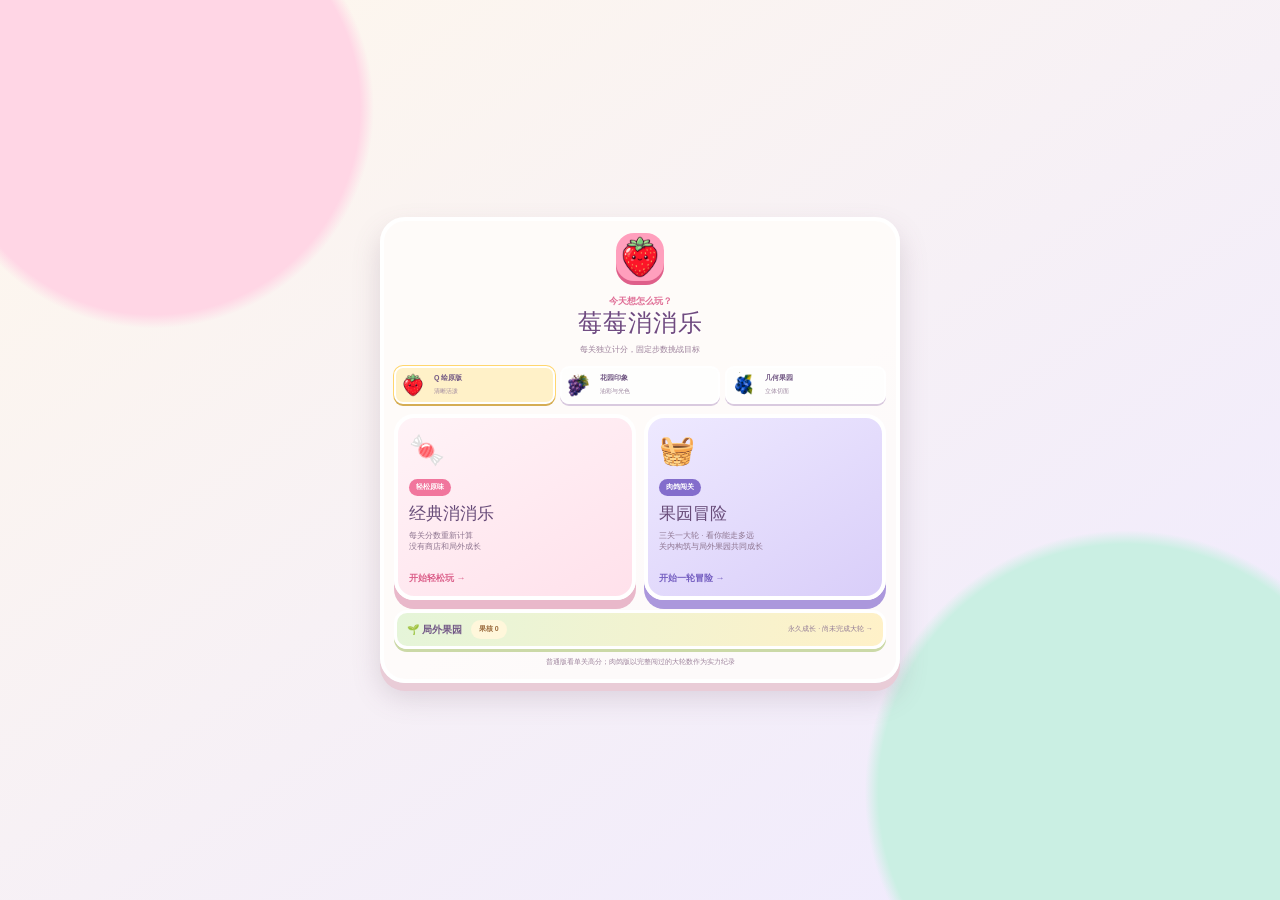
<file: index.html>
<!doctype html><html lang="zh-CN"><head><meta charset="UTF-8"/><meta name="viewport" content="width=device-width,initial-scale=1,viewport-fit=cover,user-scalable=no"/><meta name="theme-color" content="#fff2dc"/><title>莓果消消乐</title>  <script type="module" crossorigin src="./assets/index-DnfFZL6t.js"></script>
  <link rel="stylesheet" crossorigin href="./assets/index-B594i06N.css">
</head><body><div id="root"></div></body></html>
</file>
<file: assets/index-B594i06N.css>
@layer theme{@theme default{--font-sans: ui-sans-serif, system-ui, sans-serif, "Apple Color Emoji", "Segoe UI Emoji", "Segoe UI Symbol", "Noto Color Emoji"; --font-serif: ui-serif, Georgia, Cambria, "Times New Roman", Times, serif; --font-mono: ui-monospace, SFMono-Regular, Menlo, Monaco, Consolas, "Liberation Mono", "Courier New", monospace; --color-red-50: oklch(97.1% .013 17.38); --color-red-100: oklch(93.6% .032 17.717); --color-red-200: oklch(88.5% .062 18.334); --color-red-300: oklch(80.8% .114 19.571); --color-red-400: oklch(70.4% .191 22.216); --color-red-500: oklch(63.7% .237 25.331); --color-red-600: oklch(57.7% .245 27.325); --color-red-700: oklch(50.5% .213 27.518); --color-red-800: oklch(44.4% .177 26.899); --color-red-900: oklch(39.6% .141 25.723); --color-red-950: oklch(25.8% .092 26.042); --color-orange-50: oklch(98% .016 73.684); --color-orange-100: oklch(95.4% .038 75.164); --color-orange-200: oklch(90.1% .076 70.697); --color-orange-300: oklch(83.7% .128 66.29); --color-orange-400: oklch(75% .183 55.934); --color-orange-500: oklch(70.5% .213 47.604); --color-orange-600: oklch(64.6% .222 41.116); --color-orange-700: oklch(55.3% .195 38.402); --color-orange-800: oklch(47% .157 37.304); --color-orange-900: oklch(40.8% .123 38.172); --color-orange-950: oklch(26.6% .079 36.259); --color-amber-50: oklch(98.7% .022 95.277); --color-amber-100: oklch(96.2% .059 95.617); --color-amber-200: oklch(92.4% .12 95.746); --color-amber-300: oklch(87.9% .169 91.605); --color-amber-400: oklch(82.8% .189 84.429); --color-amber-500: oklch(76.9% .188 70.08); --color-amber-600: oklch(66.6% .179 58.318); --color-amber-700: oklch(55.5% .163 48.998); --color-amber-800: oklch(47.3% .137 46.201); --color-amber-900: oklch(41.4% .112 45.904); --color-amber-950: oklch(27.9% .077 45.635); --color-yellow-50: oklch(98.7% .026 102.212); --color-yellow-100: oklch(97.3% .071 103.193); --color-yellow-200: oklch(94.5% .129 101.54); --color-yellow-300: oklch(90.5% .182 98.111); --color-yellow-400: oklch(85.2% .199 91.936); --color-yellow-500: oklch(79.5% .184 86.047); --color-yellow-600: oklch(68.1% .162 75.834); --color-yellow-700: oklch(55.4% .135 66.442); --color-yellow-800: oklch(47.6% .114 61.907); --color-yellow-900: oklch(42.1% .095 57.708); --color-yellow-950: oklch(28.6% .066 53.813); --color-lime-50: oklch(98.6% .031 120.757); --color-lime-100: oklch(96.7% .067 122.328); --color-lime-200: oklch(93.8% .127 124.321); --color-lime-300: oklch(89.7% .196 126.665); --color-lime-400: oklch(84.1% .238 128.85); --color-lime-500: oklch(76.8% .233 130.85); --color-lime-600: oklch(64.8% .2 131.684); --color-lime-700: oklch(53.2% .157 131.589); --color-lime-800: oklch(45.3% .124 130.933); --color-lime-900: oklch(40.5% .101 131.063); --color-lime-950: oklch(27.4% .072 132.109); --color-green-50: oklch(98.2% .018 155.826); --color-green-100: oklch(96.2% .044 156.743); --color-green-200: oklch(92.5% .084 155.995); --color-green-300: oklch(87.1% .15 154.449); --color-green-400: oklch(79.2% .209 151.711); --color-green-500: oklch(72.3% .219 149.579); --color-green-600: oklch(62.7% .194 149.214); --color-green-700: oklch(52.7% .154 150.069); --color-green-800: oklch(44.8% .119 151.328); --color-green-900: oklch(39.3% .095 152.535); --color-green-950: oklch(26.6% .065 152.934); --color-emerald-50: oklch(97.9% .021 166.113); --color-emerald-100: oklch(95% .052 163.051); --color-emerald-200: oklch(90.5% .093 164.15); --color-emerald-300: oklch(84.5% .143 164.978); --color-emerald-400: oklch(76.5% .177 163.223); --color-emerald-500: oklch(69.6% .17 162.48); --color-emerald-600: oklch(59.6% .145 163.225); --color-emerald-700: oklch(50.8% .118 165.612); --color-emerald-800: oklch(43.2% .095 166.913); --color-emerald-900: oklch(37.8% .077 168.94); --color-emerald-950: oklch(26.2% .051 172.552); --color-teal-50: oklch(98.4% .014 180.72); --color-teal-100: oklch(95.3% .051 180.801); --color-teal-200: oklch(91% .096 180.426); --color-teal-300: oklch(85.5% .138 181.071); --color-teal-400: oklch(77.7% .152 181.912); --color-teal-500: oklch(70.4% .14 182.503); --color-teal-600: oklch(60% .118 184.704); --color-teal-700: oklch(51.1% .096 186.391); --color-teal-800: oklch(43.7% .078 188.216); --color-teal-900: oklch(38.6% .063 188.416); --color-teal-950: oklch(27.7% .046 192.524); --color-cyan-50: oklch(98.4% .019 200.873); --color-cyan-100: oklch(95.6% .045 203.388); --color-cyan-200: oklch(91.7% .08 205.041); --color-cyan-300: oklch(86.5% .127 207.078); --color-cyan-400: oklch(78.9% .154 211.53); --color-cyan-500: oklch(71.5% .143 215.221); --color-cyan-600: oklch(60.9% .126 221.723); --color-cyan-700: oklch(52% .105 223.128); --color-cyan-800: oklch(45% .085 224.283); --color-cyan-900: oklch(39.8% .07 227.392); --color-cyan-950: oklch(30.2% .056 229.695); --color-sky-50: oklch(97.7% .013 236.62); --color-sky-100: oklch(95.1% .026 236.824); --color-sky-200: oklch(90.1% .058 230.902); --color-sky-300: oklch(82.8% .111 230.318); --color-sky-400: oklch(74.6% .16 232.661); --color-sky-500: oklch(68.5% .169 237.323); --color-sky-600: oklch(58.8% .158 241.966); --color-sky-700: oklch(50% .134 242.749); --color-sky-800: oklch(44.3% .11 240.79); --color-sky-900: oklch(39.1% .09 240.876); --color-sky-950: oklch(29.3% .066 243.157); --color-blue-50: oklch(97% .014 254.604); --color-blue-100: oklch(93.2% .032 255.585); --color-blue-200: oklch(88.2% .059 254.128); --color-blue-300: oklch(80.9% .105 251.813); --color-blue-400: oklch(70.7% .165 254.624); --color-blue-500: oklch(62.3% .214 259.815); --color-blue-600: oklch(54.6% .245 262.881); --color-blue-700: oklch(48.8% .243 264.376); --color-blue-800: oklch(42.4% .199 265.638); --color-blue-900: oklch(37.9% .146 265.522); --color-blue-950: oklch(28.2% .091 267.935); --color-indigo-50: oklch(96.2% .018 272.314); --color-indigo-100: oklch(93% .034 272.788); --color-indigo-200: oklch(87% .065 274.039); --color-indigo-300: oklch(78.5% .115 274.713); --color-indigo-400: oklch(67.3% .182 276.935); --color-indigo-500: oklch(58.5% .233 277.117); --color-indigo-600: oklch(51.1% .262 276.966); --color-indigo-700: oklch(45.7% .24 277.023); --color-indigo-800: oklch(39.8% .195 277.366); --color-indigo-900: oklch(35.9% .144 278.697); --color-indigo-950: oklch(25.7% .09 281.288); --color-violet-50: oklch(96.9% .016 293.756); --color-violet-100: oklch(94.3% .029 294.588); --color-violet-200: oklch(89.4% .057 293.283); --color-violet-300: oklch(81.1% .111 293.571); --color-violet-400: oklch(70.2% .183 293.541); --color-violet-500: oklch(60.6% .25 292.717); --color-violet-600: oklch(54.1% .281 293.009); --color-violet-700: oklch(49.1% .27 292.581); --color-violet-800: oklch(43.2% .232 292.759); --color-violet-900: oklch(38% .189 293.745); --color-violet-950: oklch(28.3% .141 291.089); --color-purple-50: oklch(97.7% .014 308.299); --color-purple-100: oklch(94.6% .033 307.174); --color-purple-200: oklch(90.2% .063 306.703); --color-purple-300: oklch(82.7% .119 306.383); --color-purple-400: oklch(71.4% .203 305.504); --color-purple-500: oklch(62.7% .265 303.9); --color-purple-600: oklch(55.8% .288 302.321); --color-purple-700: oklch(49.6% .265 301.924); --color-purple-800: oklch(43.8% .218 303.724); --color-purple-900: oklch(38.1% .176 304.987); --color-purple-950: oklch(29.1% .149 302.717); --color-fuchsia-50: oklch(97.7% .017 320.058); --color-fuchsia-100: oklch(95.2% .037 318.852); --color-fuchsia-200: oklch(90.3% .076 319.62); --color-fuchsia-300: oklch(83.3% .145 321.434); --color-fuchsia-400: oklch(74% .238 322.16); --color-fuchsia-500: oklch(66.7% .295 322.15); --color-fuchsia-600: oklch(59.1% .293 322.896); --color-fuchsia-700: oklch(51.8% .253 323.949); --color-fuchsia-800: oklch(45.2% .211 324.591); --color-fuchsia-900: oklch(40.1% .17 325.612); --color-fuchsia-950: oklch(29.3% .136 325.661); --color-pink-50: oklch(97.1% .014 343.198); --color-pink-100: oklch(94.8% .028 342.258); --color-pink-200: oklch(89.9% .061 343.231); --color-pink-300: oklch(82.3% .12 346.018); --color-pink-400: oklch(71.8% .202 349.761); --color-pink-500: oklch(65.6% .241 354.308); --color-pink-600: oklch(59.2% .249 .584); --color-pink-700: oklch(52.5% .223 3.958); --color-pink-800: oklch(45.9% .187 3.815); --color-pink-900: oklch(40.8% .153 2.432); --color-pink-950: oklch(28.4% .109 3.907); --color-rose-50: oklch(96.9% .015 12.422); --color-rose-100: oklch(94.1% .03 12.58); --color-rose-200: oklch(89.2% .058 10.001); --color-rose-300: oklch(81% .117 11.638); --color-rose-400: oklch(71.2% .194 13.428); --color-rose-500: oklch(64.5% .246 16.439); --color-rose-600: oklch(58.6% .253 17.585); --color-rose-700: oklch(51.4% .222 16.935); --color-rose-800: oklch(45.5% .188 13.697); --color-rose-900: oklch(41% .159 10.272); --color-rose-950: oklch(27.1% .105 12.094); --color-slate-50: oklch(98.4% .003 247.858); --color-slate-100: oklch(96.8% .007 247.896); --color-slate-200: oklch(92.9% .013 255.508); --color-slate-300: oklch(86.9% .022 252.894); --color-slate-400: oklch(70.4% .04 256.788); --color-slate-500: oklch(55.4% .046 257.417); --color-slate-600: oklch(44.6% .043 257.281); --color-slate-700: oklch(37.2% .044 257.287); --color-slate-800: oklch(27.9% .041 260.031); --color-slate-900: oklch(20.8% .042 265.755); --color-slate-950: oklch(12.9% .042 264.695); --color-gray-50: oklch(98.5% .002 247.839); --color-gray-100: oklch(96.7% .003 264.542); --color-gray-200: oklch(92.8% .006 264.531); --color-gray-300: oklch(87.2% .01 258.338); --color-gray-400: oklch(70.7% .022 261.325); --color-gray-500: oklch(55.1% .027 264.364); --color-gray-600: oklch(44.6% .03 256.802); --color-gray-700: oklch(37.3% .034 259.733); --color-gray-800: oklch(27.8% .033 256.848); --color-gray-900: oklch(21% .034 264.665); --color-gray-950: oklch(13% .028 261.692); --color-zinc-50: oklch(98.5% 0 0); --color-zinc-100: oklch(96.7% .001 286.375); --color-zinc-200: oklch(92% .004 286.32); --color-zinc-300: oklch(87.1% .006 286.286); --color-zinc-400: oklch(70.5% .015 286.067); --color-zinc-500: oklch(55.2% .016 285.938); --color-zinc-600: oklch(44.2% .017 285.786); --color-zinc-700: oklch(37% .013 285.805); --color-zinc-800: oklch(27.4% .006 286.033); --color-zinc-900: oklch(21% .006 285.885); --color-zinc-950: oklch(14.1% .005 285.823); --color-neutral-50: oklch(98.5% 0 0); --color-neutral-100: oklch(97% 0 0); --color-neutral-200: oklch(92.2% 0 0); --color-neutral-300: oklch(87% 0 0); --color-neutral-400: oklch(70.8% 0 0); --color-neutral-500: oklch(55.6% 0 0); --color-neutral-600: oklch(43.9% 0 0); --color-neutral-700: oklch(37.1% 0 0); --color-neutral-800: oklch(26.9% 0 0); --color-neutral-900: oklch(20.5% 0 0); --color-neutral-950: oklch(14.5% 0 0); --color-stone-50: oklch(98.5% .001 106.423); --color-stone-100: oklch(97% .001 106.424); --color-stone-200: oklch(92.3% .003 48.717); --color-stone-300: oklch(86.9% .005 56.366); --color-stone-400: oklch(70.9% .01 56.259); --color-stone-500: oklch(55.3% .013 58.071); --color-stone-600: oklch(44.4% .011 73.639); --color-stone-700: oklch(37.4% .01 67.558); --color-stone-800: oklch(26.8% .007 34.298); --color-stone-900: oklch(21.6% .006 56.043); --color-stone-950: oklch(14.7% .004 49.25); --color-mauve-50: oklch(98.5% 0 0); --color-mauve-100: oklch(96% .003 325.6); --color-mauve-200: oklch(92.2% .005 325.62); --color-mauve-300: oklch(86.5% .012 325.68); --color-mauve-400: oklch(71.1% .019 323.02); --color-mauve-500: oklch(54.2% .034 322.5); --color-mauve-600: oklch(43.5% .029 321.78); --color-mauve-700: oklch(36.4% .029 323.89); --color-mauve-800: oklch(26.3% .024 320.12); --color-mauve-900: oklch(21.2% .019 322.12); --color-mauve-950: oklch(14.5% .008 326); --color-olive-50: oklch(98.8% .003 106.5); --color-olive-100: oklch(96.6% .005 106.5); --color-olive-200: oklch(93% .007 106.5); --color-olive-300: oklch(88% .011 106.6); --color-olive-400: oklch(73.7% .021 106.9); --color-olive-500: oklch(58% .031 107.3); --color-olive-600: oklch(46.6% .025 107.3); --color-olive-700: oklch(39.4% .023 107.4); --color-olive-800: oklch(28.6% .016 107.4); --color-olive-900: oklch(22.8% .013 107.4); --color-olive-950: oklch(15.3% .006 107.1); --color-mist-50: oklch(98.7% .002 197.1); --color-mist-100: oklch(96.3% .002 197.1); --color-mist-200: oklch(92.5% .005 214.3); --color-mist-300: oklch(87.2% .007 219.6); --color-mist-400: oklch(72.3% .014 214.4); --color-mist-500: oklch(56% .021 213.5); --color-mist-600: oklch(45% .017 213.2); --color-mist-700: oklch(37.8% .015 216); --color-mist-800: oklch(27.5% .011 216.9); --color-mist-900: oklch(21.8% .008 223.9); --color-mist-950: oklch(14.8% .004 228.8); --color-taupe-50: oklch(98.6% .002 67.8); --color-taupe-100: oklch(96% .002 17.2); --color-taupe-200: oklch(92.2% .005 34.3); --color-taupe-300: oklch(86.8% .007 39.5); --color-taupe-400: oklch(71.4% .014 41.2); --color-taupe-500: oklch(54.7% .021 43.1); --color-taupe-600: oklch(43.8% .017 39.3); --color-taupe-700: oklch(36.7% .016 35.7); --color-taupe-800: oklch(26.8% .011 36.5); --color-taupe-900: oklch(21.4% .009 43.1); --color-taupe-950: oklch(14.7% .004 49.3); --color-black: #000; --color-white: #fff; --spacing: .25rem; --breakpoint-sm: 40rem; --breakpoint-md: 48rem; --breakpoint-lg: 64rem; --breakpoint-xl: 80rem; --breakpoint-2xl: 96rem; --container-3xs: 16rem; --container-2xs: 18rem; --container-xs: 20rem; --container-sm: 24rem; --container-md: 28rem; --container-lg: 32rem; --container-xl: 36rem; --container-2xl: 42rem; --container-3xl: 48rem; --container-4xl: 56rem; --container-5xl: 64rem; --container-6xl: 72rem; --container-7xl: 80rem; --text-xs: .75rem; --text-xs--line-height: calc(1 / .75); --text-sm: .875rem; --text-sm--line-height: calc(1.25 / .875); --text-base: 1rem; --text-base--line-height: calc(1.5 / 1); --text-lg: 1.125rem; --text-lg--line-height: calc(1.75 / 1.125); --text-xl: 1.25rem; --text-xl--line-height: calc(1.75 / 1.25); --text-2xl: 1.5rem; --text-2xl--line-height: calc(2 / 1.5); --text-3xl: 1.875rem; --text-3xl--line-height: calc(2.25 / 1.875); --text-4xl: 2.25rem; --text-4xl--line-height: calc(2.5 / 2.25); --text-5xl: 3rem; --text-5xl--line-height: 1; --text-6xl: 3.75rem; --text-6xl--line-height: 1; --text-7xl: 4.5rem; --text-7xl--line-height: 1; --text-8xl: 6rem; --text-8xl--line-height: 1; --text-9xl: 8rem; --text-9xl--line-height: 1; --font-weight-thin: 100; --font-weight-extralight: 200; --font-weight-light: 300; --font-weight-normal: 400; --font-weight-medium: 500; --font-weight-semibold: 600; --font-weight-bold: 700; --font-weight-extrabold: 800; --font-weight-black: 900; --tracking-tighter: -.05em; --tracking-tight: -.025em; --tracking-normal: 0em; --tracking-wide: .025em; --tracking-wider: .05em; --tracking-widest: .1em; --leading-tight: 1.25; --leading-snug: 1.375; --leading-normal: 1.5; --leading-relaxed: 1.625; --leading-loose: 2; --radius-xs: .125rem; --radius-sm: .25rem; --radius-md: .375rem; --radius-lg: .5rem; --radius-xl: .75rem; --radius-2xl: 1rem; --radius-3xl: 1.5rem; --radius-4xl: 2rem; --shadow-2xs: 0 1px #0000000d; --shadow-xs: 0 1px 2px 0 #0000000d; --shadow-sm: 0 1px 3px 0 #0000001a, 0 1px 2px -1px #0000001a; --shadow-md: 0 4px 6px -1px #0000001a, 0 2px 4px -2px #0000001a; --shadow-lg: 0 10px 15px -3px #0000001a, 0 4px 6px -4px #0000001a; --shadow-xl: 0 20px 25px -5px #0000001a, 0 8px 10px -6px #0000001a; --shadow-2xl: 0 25px 50px -12px #00000040; --inset-shadow-2xs: inset 0 1px #0000000d; --inset-shadow-xs: inset 0 1px 1px #0000000d; --inset-shadow-sm: inset 0 2px 4px #0000000d; --drop-shadow-xs: 0 1px 1px #0000000d; --drop-shadow-sm: 0 1px 2px #00000026; --drop-shadow-md: 0 3px 3px #0000001f; --drop-shadow-lg: 0 4px 4px #00000026; --drop-shadow-xl: 0 9px 7px #0000001a; --drop-shadow-2xl: 0 25px 25px #00000026; --text-shadow-2xs: 0px 1px 0px #00000026; --text-shadow-xs: 0px 1px 1px #0003; --text-shadow-sm: 0px 1px 0px #00000013, 0px 1px 1px #00000013, 0px 2px 2px #00000013; --text-shadow-md: 0px 1px 1px #0000001a, 0px 1px 2px #0000001a, 0px 2px 4px #0000001a; --text-shadow-lg: 0px 1px 2px #0000001a, 0px 3px 2px #0000001a, 0px 4px 8px #0000001a; --ease-in: cubic-bezier(.4, 0, 1, 1); --ease-out: cubic-bezier(0, 0, .2, 1); --ease-in-out: cubic-bezier(.4, 0, .2, 1); --animate-spin: spin 1s linear infinite; --animate-ping: ping 1s cubic-bezier(0, 0, .2, 1) infinite; --animate-pulse: pulse 2s cubic-bezier(.4, 0, .6, 1) infinite; --animate-bounce: bounce 1s infinite; @keyframes spin { to { transform: rotate(360deg); } } @keyframes ping { 75%, 100% { transform: scale(2); opacity: 0; } } @keyframes pulse { 50% { opacity: .5; } } @keyframes bounce { 0%, 100% { transform: translateY(-25%); animation-timing-function: cubic-bezier(.8, 0, 1, 1); } 50% { transform: none; animation-timing-function: cubic-bezier(0, 0, .2, 1); } } --blur-xs: 4px; --blur-sm: 8px; --blur-md: 12px; --blur-lg: 16px; --blur-xl: 24px; --blur-2xl: 40px; --blur-3xl: 64px; --perspective-dramatic: 100px; --perspective-near: 300px; --perspective-normal: 500px; --perspective-midrange: 800px; --perspective-distant: 1200px; --aspect-video: 16 / 9; --default-transition-duration: .15s; --default-transition-timing-function: cubic-bezier(.4, 0, .2, 1); --default-font-family: --theme(--font-sans, initial); --default-font-feature-settings: --theme(--font-sans--font-feature-settings, initial); --default-font-variation-settings: --theme(--font-sans--font-variation-settings, initial); --default-mono-font-family: --theme(--font-mono, initial); --default-mono-font-feature-settings: --theme(--font-mono--font-feature-settings, initial); --default-mono-font-variation-settings: --theme(--font-mono--font-variation-settings, initial);}@theme default inline reference{--blur: 8px; --shadow: 0 1px 3px 0 #0000001a, 0 1px 2px -1px #0000001a; --shadow-inner: inset 0 2px 4px 0 #0000000d; --drop-shadow: 0 1px 2px #0000001a, 0 1px 1px #0000000f; --radius: .25rem; --max-width-prose: 65ch;}}@layer base{*,:after,:before,::backdrop{box-sizing:border-box;border:0 solid;margin:0;padding:0}::file-selector-button{box-sizing:border-box;border:0 solid;margin:0;padding:0}html,:host{-webkit-text-size-adjust:100%;tab-size:4;line-height:1.5;font-family:--theme(--default-font-family, ui-sans-serif, system-ui, sans-serif, "Apple Color Emoji", "Segoe UI Emoji", "Segoe UI Symbol", "Noto Color Emoji");font-feature-settings:--theme(--default-font-feature-settings, normal);font-variation-settings:--theme(--default-font-variation-settings, normal);-webkit-tap-highlight-color:transparent}hr{height:0;color:inherit;border-top-width:1px}abbr:where([title]){-webkit-text-decoration:underline dotted;text-decoration:underline dotted}h1,h2,h3,h4,h5,h6{font-size:inherit;font-weight:inherit}a{color:inherit;-webkit-text-decoration:inherit;-webkit-text-decoration:inherit;text-decoration:inherit}b,strong{font-weight:bolder}code,kbd,samp,pre{font-family:--theme(--default-mono-font-family, ui-monospace, SFMono-Regular, Menlo, Monaco, Consolas, "Liberation Mono", "Courier New", monospace);font-feature-settings:--theme(--default-mono-font-feature-settings, normal);font-variation-settings:--theme(--default-mono-font-variation-settings, normal);font-size:1em}small{font-size:80%}sub,sup{vertical-align:baseline;font-size:75%;line-height:0;position:relative}sub{bottom:-.25em}sup{top:-.5em}table{text-indent:0;border-color:inherit;border-collapse:collapse}:-moz-focusring{outline:auto}progress{vertical-align:baseline}summary{display:list-item}ol,ul,menu{list-style:none}img,svg,video,canvas,audio,iframe,embed,object{vertical-align:middle;display:block}img,video{max-width:100%;height:auto}button,input,select,optgroup,textarea{font:inherit;font-feature-settings:inherit;font-variation-settings:inherit;letter-spacing:inherit;color:inherit;opacity:1;background-color:#0000;border-radius:0}::file-selector-button{font:inherit;font-feature-settings:inherit;font-variation-settings:inherit;letter-spacing:inherit;color:inherit;opacity:1;background-color:#0000;border-radius:0}:where(select:is([multiple],[size])) optgroup{font-weight:bolder}:where(select:is([multiple],[size])) optgroup option{padding-inline-start:20px}::file-selector-button{margin-inline-end:4px}::placeholder{opacity:1}@supports (not ((-webkit-appearance:-apple-pay-button))) or (contain-intrinsic-size:1px){::placeholder{color:color-mix(in oklab, currentcolor 50%, transparent)}}textarea{resize:vertical}::-webkit-search-decoration{-webkit-appearance:none}::-webkit-date-and-time-value{min-height:1lh;text-align:inherit}::-webkit-datetime-edit{display:inline-flex}::-webkit-datetime-edit-fields-wrapper{padding:0}::-webkit-datetime-edit{padding-block:0}::-webkit-datetime-edit-year-field{padding-block:0}::-webkit-datetime-edit-month-field{padding-block:0}::-webkit-datetime-edit-day-field{padding-block:0}::-webkit-datetime-edit-hour-field{padding-block:0}::-webkit-datetime-edit-minute-field{padding-block:0}::-webkit-datetime-edit-second-field{padding-block:0}::-webkit-datetime-edit-millisecond-field{padding-block:0}::-webkit-datetime-edit-meridiem-field{padding-block:0}::-webkit-calendar-picker-indicator{line-height:1}:-moz-ui-invalid{box-shadow:none}button,input:where([type=button],[type=reset],[type=submit]){appearance:button}::file-selector-button{appearance:button}::-webkit-inner-spin-button{height:auto}::-webkit-outer-spin-button{height:auto}[hidden]:where(:not([hidden=until-found])){display:none!important}}@layer components;@layer utilities{@tailwind utilities;}:root{--ink:#654c78;--berry:#ff6d9b;--grape:#8c78d7;--cream:#fffaf4;--mint:#bcebdc}*{box-sizing:border-box}html,body{overscroll-behavior:none;min-height:100%;margin:0}body{color:var(--ink);background:#fff2e7;font-family:Arial Rounded MT Bold,PingFang SC,Microsoft YaHei,sans-serif}button{font:inherit}.fruit-art{object-fit:contain;pointer-events:none;-webkit-user-select:none;user-select:none;-webkit-user-drag:none;width:100%;height:100%;display:block}.fruit-sprite{background-repeat:no-repeat;background-size:300% 200%}.art-picker{grid-template-columns:repeat(3,minmax(0,1fr));gap:9px;margin:18px 0 4px;display:grid}.art-picker button{color:#715783;cursor:pointer;text-align:left;background:#ffffffb3;border:2px solid #fff;border-radius:16px;grid-template-rows:auto auto;grid-template-columns:39px 1fr;align-items:center;gap:1px 8px;min-width:0;padding:8px;transition:transform .16s,box-shadow .16s;display:grid;box-shadow:0 4px #d9cadf}.art-picker button:hover{transform:translateY(-2px)}.art-picker button.selected{background:#fff1c8;box-shadow:0 4px #d5ad54,0 0 0 2px #ffd66e}.art-picker i{grid-row:1/3;width:39px;height:39px;font-style:normal;display:block}.art-picker span{font-size:10px;font-weight:900}.art-picker small{color:#9b849e;font-size:8px}.art-theme-impressionist{font-family:Songti SC,STSong,Georgia,serif}.art-theme-impressionist.mode-shell,.art-theme-impressionist.game-shell{background:radial-gradient(circle at 14% 18%,#f2b7c8 0 12%,#0000 33%),radial-gradient(circle at 82% 76%,#8fc4b5 0 11%,#0000 34%),linear-gradient(145deg,#f7edda,#d7d8bb 52%,#aaa4c9)}.art-theme-impressionist .mode-picker,.art-theme-impressionist .game-card{background:linear-gradient(120deg,#fffaf0e8,#f3e8d9dd);border-radius:25px;box-shadow:0 12px #9e8976,0 24px 55px #4e544542}.art-theme-impressionist .board{background:linear-gradient(145deg,#777899,#546f70);border-color:#9b96ab;box-shadow:inset 0 5px 12px #3037437a,0 8px #45555f,0 14px 24px #3844424d}.art-theme-impressionist .candy{background:linear-gradient(145deg,#fffaf0e8,#e9e1cebd);border-radius:11px}.art-theme-impressionist .mascot{font-size:0}.art-theme-impressionist .mascot:after{content:"光";font-size:15px}.art-theme-cubist.mode-shell,.art-theme-cubist.game-shell{background:conic-gradient(from 35deg at 18% 20%,#e6d8b8,#b9b3cb 17%,#d8a790 34%,#91a89a 51%,#e8d7b4 68%,#9d8ca9 84%,#e6d8b8)}.art-theme-cubist .mode-picker,.art-theme-cubist .game-card{background:linear-gradient(135deg,#fff9e9ed 0 31%,#e8dfd0e8 31% 48%,#fffaf1e8 48% 72%,#d7cbbce8 72%);border-radius:18px;box-shadow:11px 11px #51465b,20px 22px 38px #3c334c45}.art-theme-cubist .logo,.art-theme-cubist .mode-title>span{border-radius:8px;transform:rotate(-3deg)}.art-theme-cubist .board{background:linear-gradient(135deg,#56506d 0 28%,#766281 28% 52%,#3f5c61 52% 74%,#69555c 74%);border-color:#4f4762;border-radius:13px;box-shadow:inset 0 4px #ffffff45,7px 8px #40364c}.art-theme-cubist .candy{border-radius:5px;box-shadow:inset 0 2px #fff,3px 4px #493e5e99}.art-theme-cubist .mascot{border-radius:8px;font-size:0;transform:rotate(4deg)}.art-theme-cubist .mascot:after{content:"◇";font-size:23px}.art-theme-cubist footer button,.art-theme-cubist .stats div{border-radius:8px}.art-theme-impressionist footer .art-cycle{background:#71877e;box-shadow:0 5px #485e56}.art-theme-cubist footer .art-cycle{background:#66506f;box-shadow:4px 4px #40364c}.mode-shell{background:radial-gradient(circle at 12% 12%,#ffd6e5 0 15%,#0000 16%),radial-gradient(circle at 88% 88%,#caefe3 0 18%,#0000 19%),linear-gradient(145deg,#fff8ec,#eee9ff);place-items:center;min-height:100vh;padding:22px;display:grid}.mode-picker{background:#fffdfbd9;border:4px solid #fff;border-radius:42px;width:min(760px,100%);padding:30px;box-shadow:0 18px #e9ccd7,0 28px 60px #75556f35}.mode-title{text-align:center}.mode-title>span{background:#ff9fbd;border-radius:24px;place-items:center;width:62px;height:62px;font-size:37px;display:inline-grid;box-shadow:0 7px #df5f8a}.mode-title p{color:#df6b94;margin:18px 0 3px;font-size:12px;font-weight:900}.mode-title h1{font-size:35px}.mode-title small{color:#9c819b}.mode-options{grid-template-columns:1fr 1fr;gap:18px;margin:26px 0 18px;display:grid}.mode-options button{text-align:left;color:#684c79;cursor:pointer;border:4px solid #fff;border-radius:30px;min-height:280px;padding:24px;transition:transform .2s,box-shadow .2s}.mode-options button:hover{transform:translateY(-5px)}.mode-options .classic{background:linear-gradient(150deg,#fff3f7,#ffe1eb);box-shadow:0 9px #e9b8ca}.mode-options .rogue{background:linear-gradient(150deg,#eee9ff,#d9cef9);box-shadow:0 9px #ab97dc}.mode-options i{font-size:48px;font-style:normal;display:block}.mode-options span{color:#fff;background:#f1769d;border-radius:15px;margin-top:12px;padding:4px 10px;font-size:10px;font-weight:900;display:inline-block}.mode-options .rogue span{background:#836dcc}.mode-options h2{margin:8px 0 5px;font-size:25px}.mode-options p{color:#8d748f;min-height:48px;font-size:12px;line-height:1.7}.mode-options b{color:#db5e89;margin-top:18px;display:block}.mode-options .rogue b{color:#755fc1}.mode-note{text-align:center;color:#9d839c;font-size:11px}.meta-entry{color:#725886;cursor:pointer;text-align:left;background:linear-gradient(100deg,#e5f5d9,#fff1c8);border:3px solid #fff;border-radius:18px;grid-template-columns:auto auto 1fr;align-items:center;gap:9px;width:100%;margin:0 0 14px;padding:11px 15px;display:grid;box-shadow:0 5px #cbd9a7}.meta-entry span{font-size:13px;font-weight:900}.meta-entry b{color:#9b6b3d;background:#fff7db;border-radius:10px;padding:4px 8px;font-size:10px}.meta-entry small{text-align:right;color:#927b96;font-size:9px}.meta-overlay{z-index:50;color:#654c78;background:linear-gradient(150deg,#f6ffe9,#fff5d7 45%,#eee7ff);border:4px solid #fff;border-radius:34px;width:min(650px,100% - 24px);max-height:calc(100vh - 28px);padding:24px;animation:.25s rise;position:fixed;inset:50% auto auto 50%;overflow-y:auto;transform:translate(-50%,-50%);box-shadow:0 28px 80px #503e5c70}.meta-head{justify-content:space-between;align-items:flex-start;gap:16px;display:flex}.meta-head span{color:#79a558;font-size:11px;font-weight:900}.meta-head h2{margin:3px 0;font-size:27px}.meta-head p{color:#947f99;margin:0;font-size:10px}.meta-head>button{color:#765f87;cursor:pointer;background:#fff;border:0;border-radius:50%;width:35px;height:35px;font-size:21px;box-shadow:0 4px #ded1e5}.meta-balance{background:#fff9e8;border-radius:15px;justify-content:space-between;align-items:center;margin:16px 0 12px;padding:10px 13px;display:flex}.meta-balance b{color:#a66d3c}.meta-balance span{color:#8d7897;font-size:10px}.meta-grid{grid-template-columns:repeat(3,minmax(0,1fr));gap:9px;display:grid}.meta-grid button{color:#684f7b;cursor:pointer;background:#ffffffbd;border:3px solid #fff;border-radius:20px;flex-direction:column;justify-content:center;align-items:center;gap:4px;min-width:0;min-height:168px;padding:13px 8px;display:flex;box-shadow:0 6px #d6c9df}.meta-grid button i{font-size:34px;font-style:normal}.meta-grid button strong{font-size:12px}.meta-grid button span{color:#957ca0;font-size:9px}.meta-grid button small{color:#a38da9;text-align:center;min-height:28px;font-size:8px}.meta-grid button em{color:#fff;background:#86ad63;border-radius:10px;padding:4px 8px;font-size:9px;font-style:normal;font-weight:900}.meta-grid button:disabled{opacity:.45;cursor:default}.meta-start{color:#fff;cursor:pointer;background:linear-gradient(145deg,#9e89e1,#7963c3);border:0;border-radius:16px;width:100%;margin-top:17px;padding:12px;font-weight:900;box-shadow:0 5px #6350aa}.loadout-overlay{z-index:55;color:#654c78;background:linear-gradient(145deg,#fff4da,#ffe8f1 48%,#e6e0ff);border:4px solid #fff;border-radius:34px;width:min(670px,100% - 24px);max-height:calc(100vh - 28px);padding:24px;animation:.25s rise;position:fixed;inset:50% auto auto 50%;overflow-y:auto;transform:translate(-50%,-50%);box-shadow:0 28px 80px #503e5c70}.loadout-head{justify-content:space-between;align-items:flex-start;gap:16px;display:flex}.loadout-head span{color:#e06d96;font-size:11px;font-weight:900}.loadout-head h2{margin:3px 0;font-size:27px}.loadout-head p{color:#947f99;margin:0;font-size:10px}.loadout-head>button{color:#765f87;cursor:pointer;background:#fff;border:0;border-radius:50%;width:35px;height:35px;font-size:21px;box-shadow:0 4px #ded1e5}.loadout-grid{grid-template-columns:repeat(3,minmax(0,1fr));gap:10px;margin:18px 0 13px;display:grid}.loadout-grid button{color:#6c5380;cursor:pointer;background:#ffffffa6;border:3px solid #fff;border-radius:22px;flex-direction:column;justify-content:center;align-items:center;gap:6px;min-width:0;min-height:190px;padding:15px 9px;transition:transform .16s,box-shadow .16s;display:flex;box-shadow:0 6px #d9c7df}.loadout-grid button.selected{background:#fff3b8;transform:translateY(-2px);box-shadow:0 6px #d5a94e,0 0 0 3px #ffcf61}.loadout-grid i{font-size:40px;font-style:normal}.loadout-grid strong{font-size:14px}.loadout-grid span{color:#9a83a4;text-align:center;min-height:34px;font-size:9px;line-height:1.4}.loadout-grid b{color:#fff;background:#987bd1;border-radius:10px;padding:4px 9px;font-size:9px}.combo-guide{background:#f3edffad;border:2px solid #fff;border-radius:15px;gap:4px;margin-bottom:10px;padding:10px 12px;display:grid}.combo-guide strong{color:#785fc0;font-size:10px}.combo-guide span,.combo-guide b{font-size:8px;line-height:1.45}.combo-guide span{color:#917b99}.combo-guide b{color:#c06487}.loadout-meta{background:#fff8f8;border:2px dashed #dabfd4;border-radius:14px;flex-wrap:wrap;justify-content:center;align-items:center;gap:6px;padding:9px;display:flex}.loadout-meta span{font-size:9px;font-weight:900}.loadout-meta b{color:#806b94;background:#eee8ff;border-radius:8px;padding:3px 7px;font-size:8px}.loadout-start{color:#fff;cursor:pointer;background:linear-gradient(145deg,#ff82a8,#e85f8e);border:0;border-radius:16px;width:100%;margin-top:15px;padding:12px;font-weight:900;box-shadow:0 5px #bd416b}.game-shell{background:radial-gradient(circle at 12% 15%,#ffd8e5 0 11%,#0000 12%),radial-gradient(circle at 90% 12%,#dcd5ff 0 14%,#0000 15%),radial-gradient(circle at 80% 90%,#ccefe4 0 16%,#0000 17%),linear-gradient(145deg,#fff8ed,#ffeef3);place-items:center;min-height:100vh;padding:24px 14px 28px;display:grid;position:relative;overflow:hidden}.game-shell:before,.game-shell:after{content:"";opacity:.7;border-radius:50%;position:absolute}.game-shell:before{background:#fff;width:22px;height:22px;top:34%;left:8%;box-shadow:38px 90px 0 9px #fff8,8px 280px 0 4px #ffc6da}.game-shell:after{background:#ffc7da;width:14px;height:14px;top:29%;right:9%;box-shadow:-18px 120px 0 6px #fff,24px 260px 0 3px #c9bfff}.game-card{z-index:2;-webkit-backdrop-filter:blur(10px);backdrop-filter:blur(10px);background:#fffdfacc;border:4px solid #fff;border-radius:40px;width:min(510px,100%);padding:20px;position:relative;box-shadow:0 22px #eecfd7,0 30px 55px #9c72802b,inset 0 0 0 2px #ffe0e9}header{justify-content:space-between;align-items:center;margin:0 3px 14px;display:flex}.brand{align-items:center;gap:12px;display:flex}.logo{background:linear-gradient(150deg,#ffb9ce,#ff749f);border-radius:23px 23px 25px 20px;place-items:center;width:58px;height:58px;padding:3px;display:grid;transform:rotate(-4deg);box-shadow:0 7px #e95786,0 11px 20px #ff7da25c}.brand>div{padding-top:13px;position:relative}.level-tag{color:#fff;letter-spacing:1px;background:#9a86df;border-radius:20px;padding:3px 10px;font-size:10px;position:absolute;top:-8px;left:0;box-shadow:0 3px #7562be}h1{color:#6f4a80;letter-spacing:1px;text-shadow:0 2px #fff;margin:0;font-size:27px;line-height:1}.brand p{color:#d786a1;letter-spacing:1px;margin:6px 0 0;font-size:11px;font-weight:800}.mascot{color:#805fa1;background:#d9f2e8;border:3px solid #fff;border-radius:50%;place-items:center;width:48px;height:48px;font-size:13px;font-weight:900;display:grid;transform:rotate(5deg);box-shadow:0 6px #addacb}.stats{grid-template-columns:1fr 1.35fr 1fr;gap:8px;margin-bottom:12px;display:grid}.stats div{text-align:center;background:#fff7fa;border:2px solid #ffe2eb;border-radius:20px;padding:9px 4px 8px;box-shadow:0 4px #f5d4df}.stats .score{color:#fff;background:linear-gradient(145deg,#a995e9,#836dce);border-color:#9d8be0;box-shadow:0 5px #6855b4,0 8px 15px #806ec446}.stats span{opacity:.78;font-size:10px;font-weight:900;display:block}.stats strong{margin-top:3px;font-size:19px;display:block}.stats small{font-size:10px}.boss-rule{color:#82587c;background:#fff3c7;border:2px solid #ffd676;border-radius:15px;grid-template-columns:auto 1fr;align-items:center;gap:1px 9px;margin:-1px 5px 12px;padding:7px 10px;display:grid}.boss-rule span{border-right:1px solid #e8c16c;grid-row:1/3;padding-right:8px;font-size:10px;font-weight:900}.boss-rule strong{font-size:11px}.boss-rule small{color:#9d7a79;font-size:9px}.goal-row{color:#9c849e;align-items:center;gap:7px;margin:13px 6px 7px;font-size:9px;font-weight:900;display:flex}.goal-row>b{color:#e45e8e;text-align:right;min-width:72px}.goal-bar{background:#eadff0;border:3px solid #fff;border-radius:20px;flex:1;height:14px;position:relative;box-shadow:0 2px 6px #76558c2b}.goal-bar div{background:linear-gradient(90deg,#ff7da4,#ffd071);border-radius:20px;height:100%;transition:width .4s}.goal-bar i{filter:drop-shadow(0 3px 1px #c68c42aa);font-size:23px;font-style:normal;position:absolute;top:-14px;right:-10px}.message{color:#8a6d95;text-align:center;min-height:28px;margin:5px 0 8px;font-size:10px;font-weight:900;line-height:1.35}.charm-row{flex-wrap:wrap;align-items:center;gap:7px;margin:0 2px 7px;display:flex}.charm-row>span{color:#9c839e;margin-right:3px;font-size:9px;font-weight:900}.charm-row i{background:#fff1c5;border:2px solid #fff;border-radius:11px;place-items:center;width:31px;height:31px;font-size:16px;font-style:normal;display:grid;position:relative;box-shadow:0 3px #ddc47e}.charm-row i b{color:#fff;background:#9b78d1;border:1px solid #fff;border-radius:7px;padding:1px 4px;font-size:7px;font-style:normal;line-height:1.2;position:absolute;bottom:-5px;right:-6px}.charm-row i.empty{color:#b9a7c2;background:#eee8f4;box-shadow:0 3px #d1c4d8}.passive-row{background:#f3fae7;border:2px dashed #c7dcaa;border-radius:13px;padding:5px 7px}.passive-row i{background:#e4f5c9;box-shadow:0 3px #b8d18e}.passive-row i b{background:#78a853}.skill-bar{grid-template-columns:auto minmax(0,1fr);align-items:center;gap:5px;margin:0 2px 9px;display:grid}.skill-bar .coin{color:#c06d56;background:#fff1c7;border-radius:12px;padding:5px 8px;font-size:11px;font-weight:900;box-shadow:0 3px #e5c482}.skill-scroll{scrollbar-width:thin;scrollbar-color:#cbbbe5 transparent;gap:5px;min-width:0;padding:1px 1px 4px;display:flex;overflow-x:auto}.skill-bar button{color:#715a85;cursor:pointer;background:#eee8ff;border:2px solid #fff;border-radius:13px;grid-template-columns:auto 1fr auto;align-items:center;gap:3px;min-width:68px;padding:5px 6px;display:grid;box-shadow:0 3px #c4b5e8}.skill-bar button i{font-size:14px;font-style:normal}.skill-bar button span{font-size:9px;font-weight:900}.skill-bar button b{font-size:9px}.skill-bar button:disabled{opacity:.38;filter:grayscale(.5);cursor:default}.skill-bar button.armed{background:#fff0a9;animation:.8s infinite alternate pulse-card;box-shadow:0 0 0 3px #ffce57,0 4px #dfab35}.targeting .candy{cursor:crosshair;box-shadow:inset 0 3px 3px #fff,0 0 0 2px #ffd558}.board{touch-action:none;background:linear-gradient(145deg,#a998df,#7e69c7);border:4px solid #cbbcf0;border-radius:28px;grid-template-columns:repeat(8,1fr);gap:5px;padding:10px;display:grid;position:relative;box-shadow:inset 0 5px 10px #6651ae66,0 9px #6a56b4,0 15px 22px #7967a93d}.candy{aspect-ratio:1;cursor:grab;-webkit-user-select:none;user-select:none;-webkit-tap-highlight-color:transparent;background:linear-gradient(145deg,#fffafcc7,#e5dcff9e);border:0;border-radius:16px;place-items:center;min-width:0;transition:transform .2s cubic-bezier(.2,.85,.35,1.2),filter .25s,opacity .25s;display:grid;position:relative;box-shadow:inset 0 3px 3px #fff,0 4px #6755ad77}.candy.kind-0{background:linear-gradient(145deg,#fff3f5,#ffc3cf);box-shadow:inset 0 3px 3px #fff,0 4px #d55575,0 0 0 1px #ee7892}.candy.kind-1{background:linear-gradient(145deg,#fffde8,#ffe789);box-shadow:inset 0 3px 3px #fff,0 4px #c99b29,0 0 0 1px #e8be3c}.candy.kind-2{background:linear-gradient(145deg,#fff3ff,#d9b9f4);box-shadow:inset 0 3px 3px #fff,0 4px #8b56b5,0 0 0 1px #b77bd0}.candy.kind-3{background:linear-gradient(145deg,#f4ffed,#bfe9a5);box-shadow:inset 0 3px 3px #fff,0 4px #64a84d,0 0 0 1px #89c46f}.candy.kind-4{background:linear-gradient(145deg,#effcff,#9edff5);box-shadow:inset 0 3px 3px #fff,0 4px #438eb8,0 0 0 1px #63bfdc}.candy.kind-5{background:linear-gradient(145deg,#fff7ea,#ffc58f);box-shadow:inset 0 3px 3px #fff,0 4px #d57432,0 0 0 1px #ec9a58}.candy::marker{display:none}.candy>.fruit-art{filter:drop-shadow(0 3px 1px #49255742);width:105%;height:105%;transition:transform .14s,opacity .2s;transform:scale(1.03)}.candy:hover>.fruit-art{transform:scale(1.12)rotate(-4deg)}.candy.selected{z-index:5;transform:translate(var(--drag-x),var(--drag-y)) scale(1.15) rotate(-3deg);cursor:grabbing;outline:4px solid #fff;transition:transform 35ms linear;box-shadow:0 0 0 6px #ffd663,0 12px 18px #3e245c6b}.candy.swapping{z-index:4;transform:translate(var(--swap-x),var(--swap-y)) scale(1.08);transition:transform .22s cubic-bezier(.2,.9,.35,1.15)}.candy.matched{z-index:3;animation:.54s forwards cut-cell;box-shadow:0 0 0 4px #fff36f,0 0 22px #fff18e}.candy.matched>.fruit-art{opacity:0}.candy.matched:before,.candy.matched:after{content:"";background-image:var(--fruit-image);background-position:var(--fruit-position,center);background-size:var(--fruit-size,105% 105%);filter:drop-shadow(0 3px 1px #49255750);background-repeat:no-repeat;position:absolute;inset:-2%}.candy.matched:before{clip-path:polygon(0 0,100% 0,100% 47%,0 58%);animation:.54s forwards slice-top}.candy.matched:after{clip-path:polygon(0 58%,100% 47%,100% 100%,0 100%);animation:.54s forwards slice-bottom}.is-busy .candy{cursor:default}.combo{pointer-events:none;text-align:center;color:#fff;text-shadow:0 4px #d63779;z-index:7;place-content:center;font-size:20px;font-weight:900;animation:.5s both combo;display:grid;position:absolute;inset:0}.combo b{color:#ffe875;font-size:52px}.game-over{z-index:8;color:#fff;-webkit-backdrop-filter:blur(6px);backdrop-filter:blur(6px);background:#7964cce8;border:4px solid #fff;border-radius:22px;flex-direction:column;justify-content:center;align-items:center;animation:.3s rise;display:flex;position:absolute;inset:9px}.game-over>span{width:64px;height:64px}.game-over h2{margin:6px 0;font-size:27px}.game-over p{text-align:center;margin:4px 0 16px;font-size:12px}.game-over button,footer button{color:#fff;cursor:pointer;background:linear-gradient(145deg,#ff85aa,#f15788);border:0;border-radius:18px;padding:10px 17px;font-weight:900;box-shadow:0 5px #c53b6a}.game-over-actions{gap:9px;display:flex}.game-over-actions .secondary{color:#725d85;background:#fff1cb;box-shadow:0 5px #d5bc76}.shop-overlay{z-index:20;color:#6b507d;scrollbar-width:thin;background:linear-gradient(155deg,#fff9df,#ffe9f2 55%,#e8e1ff);border:4px solid #fff;border-radius:32px;flex-direction:column;gap:12px;padding:20px 16px 16px;animation:.3s rise;display:flex;position:absolute;inset:8px;overflow-y:auto;box-shadow:0 18px 45px #61466c66}.shop-head{flex:none;justify-content:space-between;align-items:center;display:flex}.shop-head span{color:#e4678f;font-size:12px;font-weight:900}.shop-head h2{margin:2px 0 0;font-size:22px}.shop-head>b{color:#b56f43;background:#fff1bd;border-radius:15px;padding:8px 11px;box-shadow:0 4px #e5c276}.shop-grid{grid-template-columns:1fr 1fr;gap:10px;display:grid}.shop-grid button{color:#684d7b;cursor:pointer;background:#ffffffb8;border:3px solid #fff;border-radius:22px;flex-direction:column;justify-content:center;align-items:center;gap:3px;min-height:106px;display:flex;box-shadow:0 6px #decce4}.shop-grid button i{place-items:center;width:38px;height:38px;font-size:27px;font-style:normal;display:grid}.shop-grid button strong{font-size:13px}.shop-grid button span{color:#9f86a8;text-align:center;max-width:165px;font-size:9px}.shop-grid button em{color:#fff;background:#ff79a1;border-radius:11px;margin-top:4px;padding:4px 9px;font-size:10px;font-style:normal;font-weight:900}.shop-grid button:disabled{opacity:.52;filter:saturate(.6);cursor:default}.score-formula{color:#9b7797;background:#fff8f8;border:2px dashed #e6c3d2;border-radius:14px;flex-wrap:wrap;justify-content:center;align-items:center;gap:4px;padding:8px;font-size:9px;font-weight:900;display:flex}.score-formula b{color:#8d73c8}.score-formula strong{color:#e2668d}.facility-section{background:#f2edff99;border:2px solid #fff;border-radius:18px;flex-direction:column;gap:8px;padding:10px;display:flex}.facility-head{justify-content:space-between;align-items:center;gap:8px;display:flex}.facility-head span{font-size:11px;font-weight:900}.facility-head b{color:#967bb0;text-align:right;font-size:8px}.facility-grid{grid-template-columns:repeat(3,minmax(0,1fr));gap:6px;display:grid}.facility-grid button{color:#6c5382;cursor:pointer;background:#ffffffc2;border:2px solid #fff;border-radius:14px;flex-direction:column;justify-content:center;align-items:center;gap:2px;min-width:0;min-height:94px;padding:7px 4px;display:flex;box-shadow:0 4px #d7cae7}.facility-grid button i{font-size:21px;font-style:normal}.facility-grid button strong{font-size:9px}.facility-grid button span,.facility-grid button small{color:#9a83a7;text-align:center;font-size:7px}.facility-grid button em{color:#fff;background:#9a7bce;border-radius:8px;margin-top:2px;padding:3px 6px;font-size:8px;font-style:normal;font-weight:900}.facility-grid button:disabled{opacity:.48;cursor:default}.shop-actions{grid-template-columns:auto 1fr;gap:8px;padding-bottom:3px;display:grid}.shop-actions>button{color:#765e87;cursor:pointer;background:#fff1c7;border:0;border-radius:16px;padding:11px;font-weight:900;box-shadow:0 5px #dfc67f}.shop-actions>button:disabled{opacity:.45}.shop-actions .continue{color:#fff;background:linear-gradient(145deg,#a48fe8,#806acb);box-shadow:0 5px #6552ad}.skill-event-overlay{z-index:30;color:#684f7b;-webkit-backdrop-filter:blur(8px);backdrop-filter:blur(8px);background:linear-gradient(145deg,#fff2bbf2,#ffe5f1f2 52%,#e5e0fff2);border:4px solid #fff;border-radius:32px;flex-direction:column;justify-content:center;align-items:center;padding:22px;animation:.25s rise;display:flex;position:absolute;inset:8px;box-shadow:0 18px 45px #61466c66}.event-spark{font-size:40px}.skill-event-overlay h2{margin:4px 0;font-size:27px}.skill-event-overlay>p{color:#947c9c;text-align:center;margin:0 0 15px;font-size:10px}.skill-event-grid{grid-template-columns:1fr 1fr;gap:10px;width:100%;display:grid}.skill-event-grid button{color:#6a507d;cursor:pointer;background:#ffffffc7;border:3px solid #fff;border-radius:21px;flex-direction:column;justify-content:center;align-items:center;gap:5px;min-height:145px;padding:13px;display:flex;box-shadow:0 6px #d7c6df}.skill-event-grid i{font-size:36px;font-style:normal}.skill-event-grid strong{font-size:13px}.skill-event-grid span{color:#9b83a4;text-align:center;min-height:28px;font-size:9px}.skill-event-grid b{color:#fff;background:#f0759d;border-radius:10px;padding:4px 9px;font-size:9px}.event-skip{color:#806d8f;cursor:pointer;background:#ffffffa6;border:0;border-radius:12px;margin-top:15px;padding:7px 12px;font-size:9px;font-weight:900}footer{justify-content:space-between;align-items:center;margin:17px 4px 1px;font-size:12px;display:flex}footer strong{color:#ef5d8e;font-size:16px}footer>div:last-child{gap:7px;display:flex}footer button.mode-back{color:#806d8b;background:#eee7f4;box-shadow:0 5px #d2c5d9}footer .sound-toggle{background:#77bda8;width:38px;padding:10px 0;box-shadow:0 5px #4b927e}.tip{z-index:2;color:#a98a9b;margin:0;font-size:10px;font-weight:700;position:absolute;bottom:5px}.floating{z-index:1;opacity:.18;width:84px;height:84px;position:absolute}.fruit-one{top:13%;left:7%;transform:rotate(-18deg)}.fruit-two{bottom:10%;right:8%;transform:rotate(15deg)}@keyframes cut-cell{0%,35%{background:#fff7a9;transform:scale(1.12)}to{box-shadow:none;background:0 0;transform:scale(.7)}}@keyframes slice-top{0%,35%{opacity:1;transform:translate(0)scale(1.12)}to{opacity:0;transform:translate(-13px,-20px)rotate(-28deg)scale(.7)}}@keyframes slice-bottom{0%,35%{opacity:1;transform:translate(0)scale(1.12)}to{opacity:0;transform:translate(14px,20px)rotate(32deg)scale(.7)}}@keyframes combo{0%{opacity:0;transform:scale(.2)rotate(-12deg)}60%{transform:scale(1.15)}to{opacity:1;transform:scale(1)}}@keyframes rise{0%{opacity:0;transform:translateY(12px)scale(.96)}}@keyframes pulse-card{to{transform:translateY(-2px)scale(1.03)}}@media (width<=560px){.mode-shell{padding:12px}.mode-picker{border-radius:30px;padding:20px 14px}.mode-title h1{font-size:28px}.mode-options{grid-template-columns:1fr;gap:12px;margin:18px 0}.mode-options button{min-height:190px;padding:17px}.mode-options i{font-size:36px}.mode-options p{min-height:auto}.meta-entry{grid-template-columns:auto auto}.meta-entry small{text-align:left;grid-column:1/3}.meta-overlay,.loadout-overlay{border-radius:27px;padding:18px 13px}.meta-grid{grid-template-columns:1fr}.loadout-grid{grid-template-columns:repeat(2,minmax(0,1fr));gap:8px}.meta-grid button{min-height:112px}.loadout-grid button{min-height:135px;padding:10px 7px}.loadout-grid i{font-size:31px}.skill-event-overlay{padding:15px 10px;inset:5px}.game-shell{align-items:center;padding:6px 7px 22px}.game-card{border-radius:30px;padding:12px 10px;box-shadow:0 12px #eecfd7,0 18px 35px #9c72802b}.logo{width:46px;height:46px;font-size:28px}.mascot{width:38px;height:38px}h1{font-size:22px}.board{border-width:3px;gap:3px;padding:7px}.candy{border-radius:11px}.stats strong{font-size:16px}.skill-bar button{min-width:59px;padding:4px}.skill-bar .coin{padding:4px 6px}.shop-overlay{padding:16px 12px;inset:5px}.tip{bottom:4px}.floating{display:none}.art-picker{gap:6px;margin:12px 0 2px}.art-picker button{border-radius:12px;grid-template-columns:31px 1fr;gap:0 5px;padding:6px}.art-picker i{width:31px;height:31px}.art-picker span{font-size:8px}.art-picker small{font-size:7px}footer .art-cycle{text-overflow:ellipsis;white-space:nowrap;max-width:88px;overflow:hidden}}html.native-app,html.native-app body,html.native-app #root{width:100%;height:100%;overflow:hidden}html.native-app body{overscroll-behavior:none;touch-action:none;position:fixed;inset:0}.native-app .game-shell,.native-app .mode-shell{width:100%;height:var(--app-height,100dvh);min-height:0;padding:max(4px,env(safe-area-inset-top)) max(5px,env(safe-area-inset-right)) max(4px,env(safe-area-inset-bottom)) max(5px,env(safe-area-inset-left));align-items:center;overflow:hidden}.native-app .game-card{border-width:3px;border-radius:26px;width:min(430px,100%);max-height:100%;padding:8px;box-shadow:0 7px #eecfd7,0 11px 24px #9c72802b}.native-app header{margin:0 3px 6px}.native-app .brand{gap:8px}.native-app .logo{border-radius:16px;width:40px;height:40px;padding:2px;box-shadow:0 4px #e95786,0 7px 12px #ff7da245}.native-app .brand>div{padding-top:9px}.native-app .level-tag{padding:2px 7px;font-size:8px;top:-7px}.native-app h1{font-size:19px}.native-app .brand p{margin-top:3px;font-size:8px}.native-app .mascot{border-width:2px;width:32px;height:32px;font-size:10px;box-shadow:0 3px #addacb}.native-app .stats{gap:5px;margin-bottom:5px}.native-app .stats div{border-radius:13px;padding:4px 3px;box-shadow:0 2px #f5d4df}.native-app .stats .score{box-shadow:0 3px #6855b4}.native-app .stats span{font-size:8px}.native-app .stats strong{margin-top:1px;font-size:14px}.native-app .stats small{font-size:8px}.native-app .boss-rule{border-radius:11px;margin:0 3px 5px;padding:4px 7px}.native-app .boss-rule span,.native-app .boss-rule strong{font-size:8px}.native-app .boss-rule small{font-size:7px}.native-app .goal-row{margin:5px 4px 2px;font-size:7px}.native-app .goal-row>b{min-width:59px}.native-app .goal-bar{border-width:2px;height:10px}.native-app .goal-bar i{font-size:17px;top:-11px;right:-7px}.native-app .message{min-height:17px;margin:1px 0 3px;font-size:8px;line-height:1.2}.native-app .charm-row{gap:4px;margin:0 2px 3px}.native-app .charm-row>span{font-size:7px}.native-app .charm-row i{border-radius:8px;width:24px;height:24px;font-size:12px;box-shadow:0 2px #ddc47e}.native-app .charm-row i b{font-size:6px;bottom:-3px;right:-4px}.native-app .passive-row{border-radius:9px;padding:3px 5px}.native-app .skill-bar{gap:3px;margin:0 2px 4px}.native-app .skill-bar .coin{padding:3px 5px;font-size:8px;box-shadow:0 2px #e5c482}.native-app .skill-scroll{gap:3px;padding-bottom:2px}.native-app .skill-bar button{border-radius:9px;gap:2px;min-width:51px;padding:3px 4px;box-shadow:0 2px #c4b5e8}.native-app .skill-bar button i{font-size:11px}.native-app .skill-bar button span,.native-app .skill-bar button b{font-size:7px}.native-app .board{width:min(100%,calc(var(--app-height,100dvh) - 205px));border-width:3px;border-radius:22px;gap:3px;margin-inline:auto;padding:6px;box-shadow:inset 0 4px 8px #6651ae66,0 5px #6a56b4,0 8px 14px #7967a93d}.native-app .rogue-mode .board{width:min(100%,calc(var(--app-height,100dvh) - 280px))}.native-app .rogue-mode.has-passives .board,.native-app .rogue-mode.is-boss .board{width:min(100%,calc(var(--app-height,100dvh) - 315px))}.native-app .rogue-mode.has-passives.is-boss .board{width:min(100%,calc(var(--app-height,100dvh) - 350px))}.native-app .candy{border-radius:10px}.native-app footer{margin:7px 3px 0;font-size:8px}.native-app footer strong{font-size:11px}.native-app footer>div:last-child{gap:4px}.native-app footer button{border-radius:11px;padding:5px 7px;font-size:8px;box-shadow:0 3px #c53b6a}.native-app .tip,.native-app .floating{display:none}.native-app .mode-picker{border-radius:25px;width:min(520px,100%);max-height:100%;padding:12px 10px;overflow:hidden;box-shadow:0 8px #e9ccd7,0 14px 28px #75556f35}.native-app .mode-title>span{border-radius:18px;width:48px;height:48px;box-shadow:0 4px #df5f8a}.native-app .mode-title p{margin:7px 0 2px;font-size:9px}.native-app .mode-title h1{font-size:24px}.native-app .mode-title small{font-size:8px}.native-app .mode-options{grid-template-columns:1fr 1fr;gap:8px;margin:10px 0}.native-app .mode-options button{border-radius:20px;min-height:165px;padding:11px}.native-app .mode-options i{font-size:29px}.native-app .mode-options span{margin-top:6px;padding:3px 7px;font-size:7px}.native-app .mode-options h2{margin:5px 0 3px;font-size:17px}.native-app .mode-options p{min-height:35px;font-size:8px;line-height:1.45}.native-app .mode-options b{margin-top:7px;font-size:9px}.native-app .meta-entry{border-radius:13px;margin-bottom:8px;padding:7px 10px;box-shadow:0 3px #cbd9a7}.native-app .meta-entry span{font-size:10px}.native-app .meta-entry b,.native-app .meta-entry small,.native-app .mode-note{font-size:7px}.native-app .meta-overlay,.native-app .loadout-overlay,.native-app .shop-overlay{touch-action:pan-y}.native-app .art-picker{gap:5px;margin:7px 0 1px}.native-app .art-picker button{border-radius:9px;grid-template-columns:26px 1fr;padding:4px;box-shadow:0 2px #d9cadf}.native-app .art-picker button.selected{box-shadow:0 2px #d5ad54,0 0 0 1px #ffd66e}.native-app .art-picker i{width:26px;height:26px}.native-app .art-picker span{font-size:7px}.native-app .art-picker small{font-size:6px}.native-app footer .art-cycle{max-width:68px}.native-app footer .sound-toggle{width:25px;padding:5px 0}@media (prefers-reduced-motion:reduce){*,:before,:after{transition:none!important;animation:none!important}}
</file>
